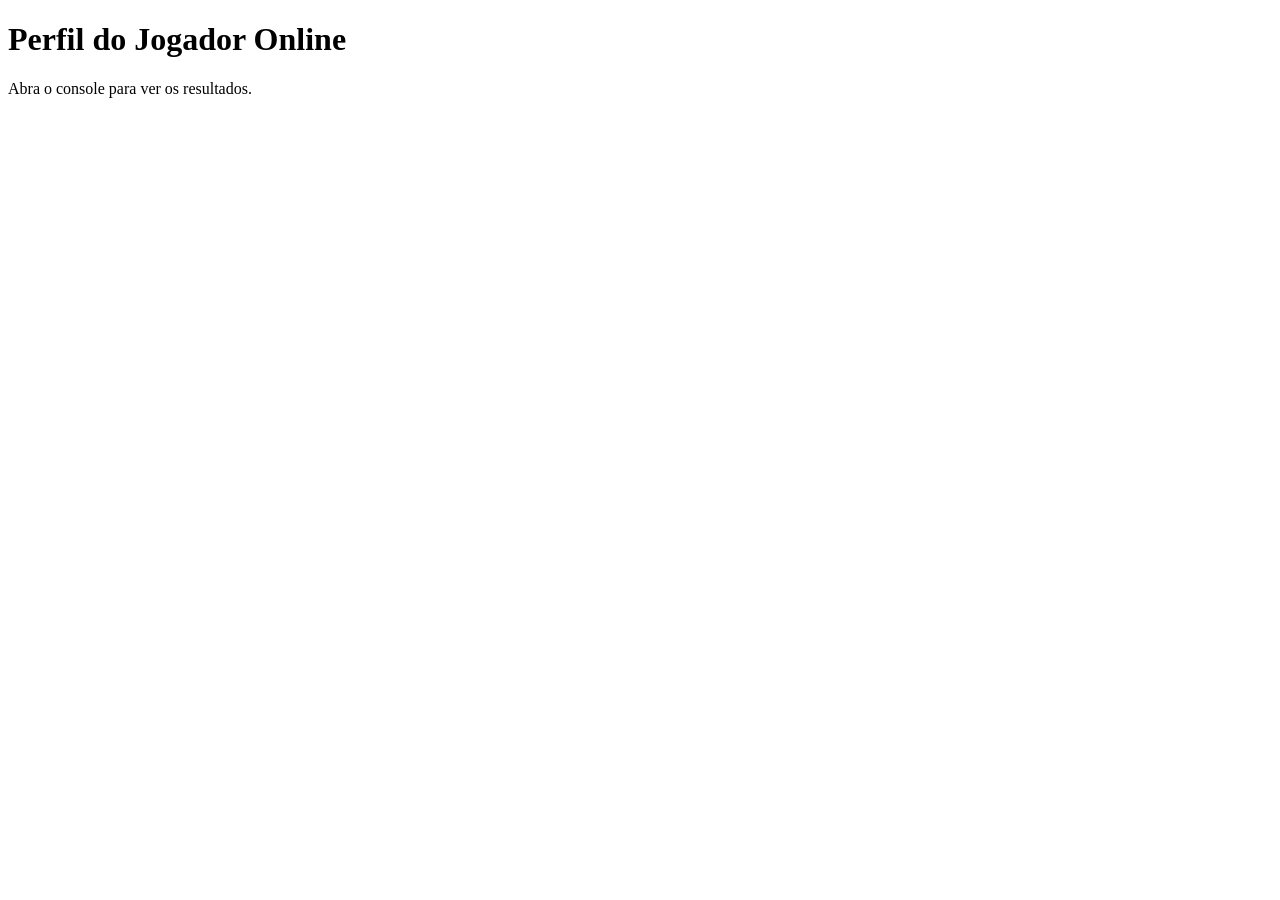
<file: aula02/atividade01/index.html>
<!DOCTYPE html>
<html lang="pt-BR">
<head>
<meta charset="UTF-8">
<title>Perfil do Jogador</title>
</head>
<body>
<h1>Perfil do Jogador Online</h1>
<p>Abra o console para ver os resultados.</p>

<script src="script.js"></script>
</body>
</html>
</file>
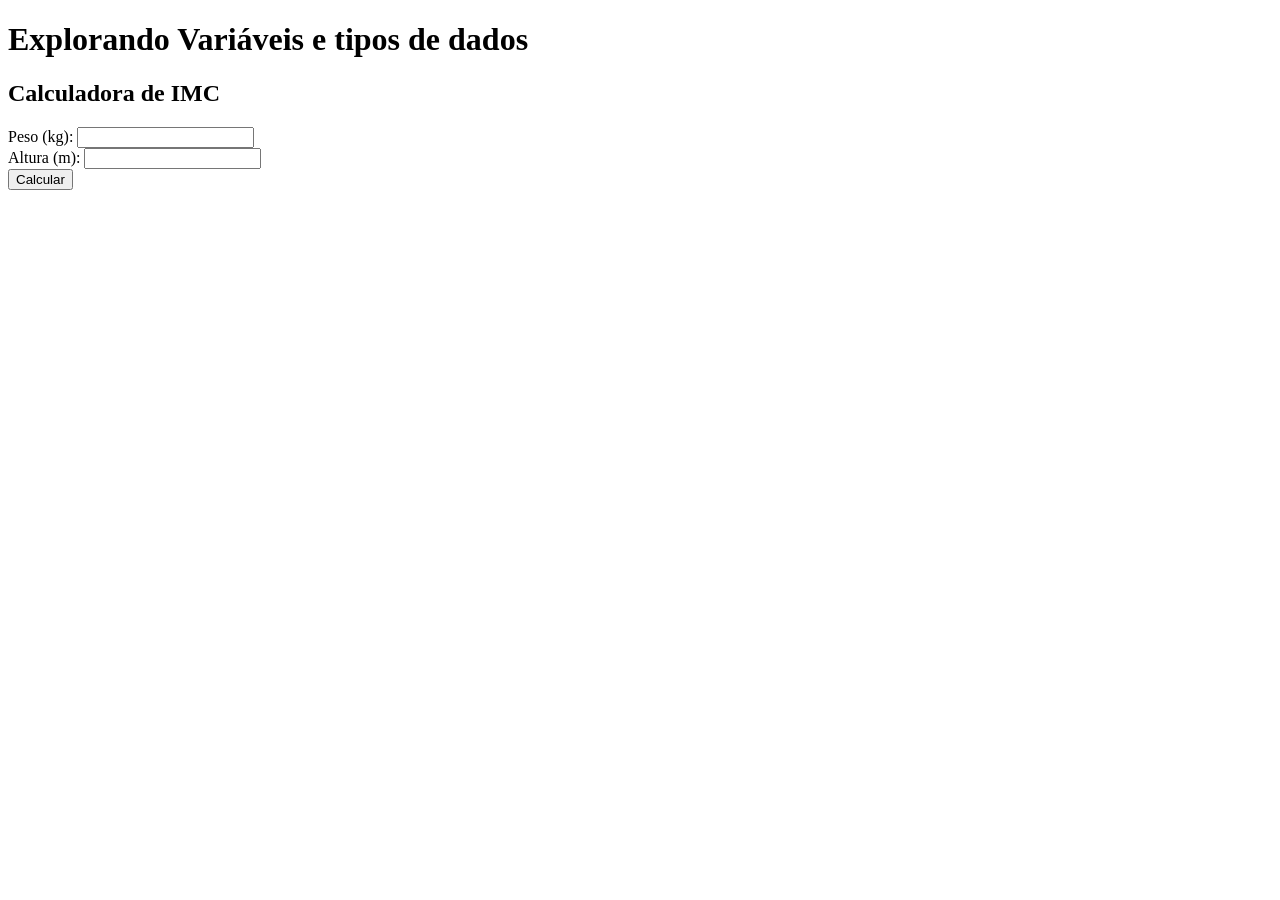
<file: aula02/exemplo01/index.html>
<!DOCTYPE html>
<html lang="en">
<head>
    <meta charset="UTF-8">
    <meta name="viewport" content="width=device-width, initial-scale=1.0">
    <title>Aula 02 - Variáveis e tipos de dados</title>
</head>
<body>
    <h1>Explorando Variáveis e tipos de dados</h1>
    <h2>Calculadora de IMC</h2>

    <p>
        Peso (kg): <input type="number" id="peso"><br>
        Altura (m): <input type="number" id="altura"><br>
        <button onclick="calcularIMC()">Calcular</button>
    </p>
    <p id="resultado"></p>
    <script src="script.js"></script>
</body>
</html>
</file>
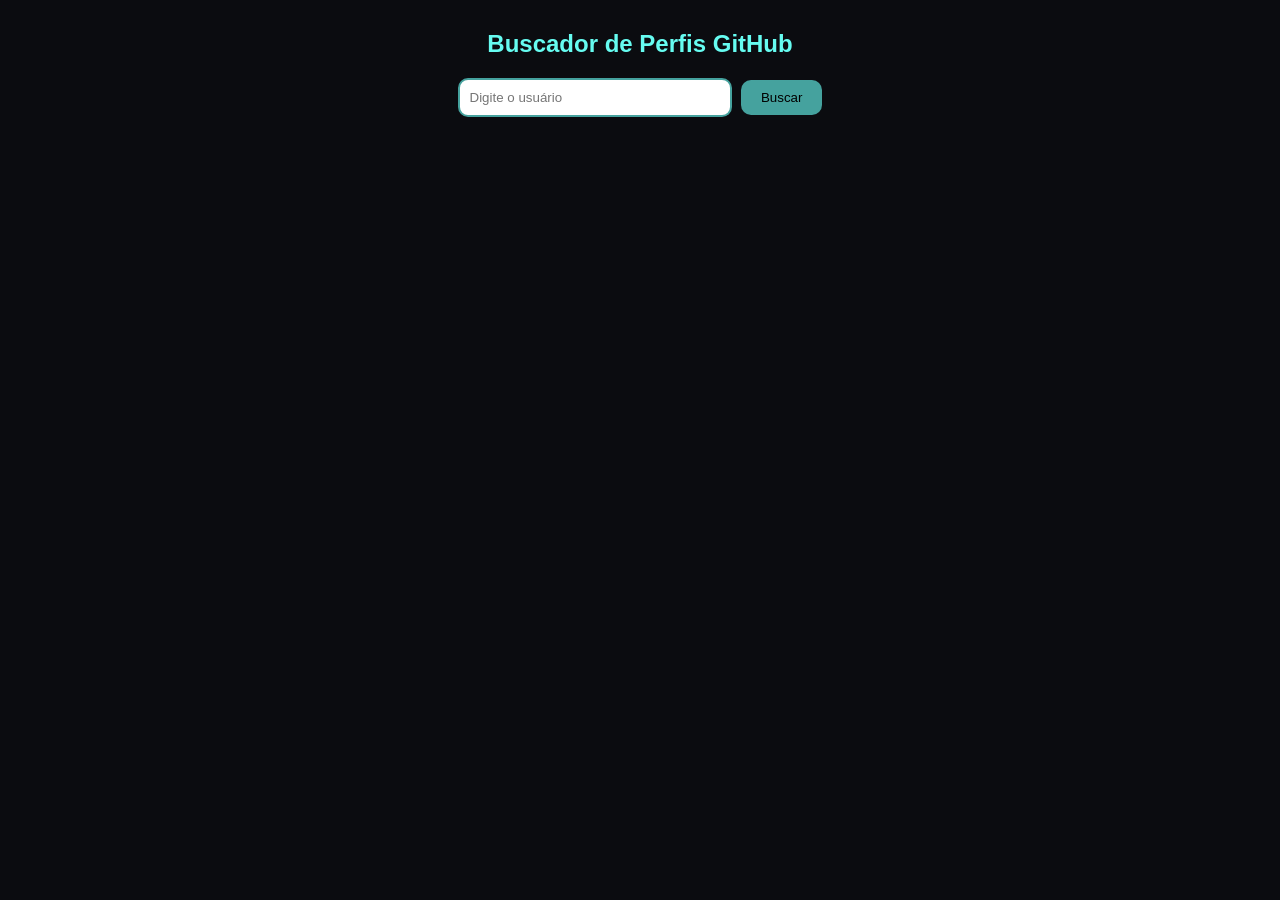
<file: modulo1-web/aula-01-introducao-api/index.html>
<!DOCTYPE html>
<html lang="pt-BR">
<head>
<meta charset="UTF-8">
<title>Buscador de Perfis GitHub</title>
<link rel="stylesheet" href="style.css">
</head>
<body>
<h2>Buscador de Perfis GitHub</h2>
<input type="text" id="usuario" placeholder="Digite o usuário">
<button id="buscar">Buscar</button>
<div id="perfil"></div>
<script src="script.js"></script>
</body>
</html>
</file>
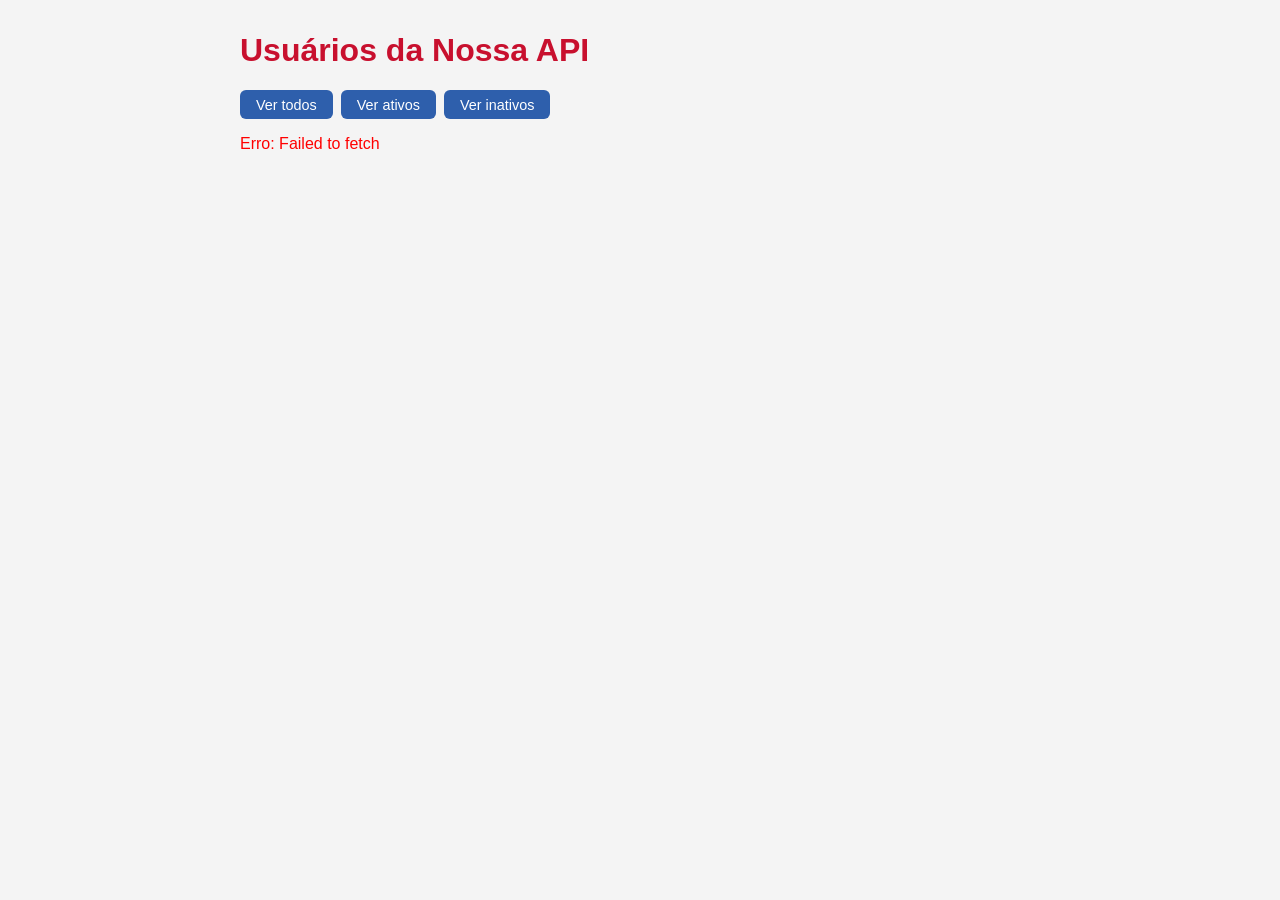
<file: modulo2-python-web/aula01/index.html>
<!DOCTYPE html>
<html lang="pt-BR">
<head>
    <meta charset="UTF-8">
    <title>Testando nossa API</title>
    <style>
        body { font-family: 'Segoe UI', sans-serif; max-width: 800px;
               margin: 2rem auto; padding: 0 1rem; background: #f4f4f4; }
        h1 { color: #C8102E; }
        .card { background: white; border-radius: 8px; padding: 1rem;
                margin: 0.5rem 0; box-shadow: 0 2px 6px rgba(0,0,0,0.08); }
        .nome { font-weight: bold; color: #2E5FAC; }
        .status { font-size: 0.8rem; padding: 2px 8px; border-radius: 10px; }
        .ativo   { background: #d4edda; color: #155724; }
        .inativo { background: #f8d7da; color: #721c24; }
        #loading { color: #666; padding: 2rem; text-align: center; }
        .botoes { display:flex; gap:0.5rem; margin-bottom:1rem; }
.botoes button { padding:0.4rem 1rem; background:#2E5FAC; color:white;
                  border:none; border-radius:6px; cursor:pointer; font-size:0.9rem; }
.botoes button:hover { opacity:0.85; }

    </style>
</head>
<body>
    <h1>Usuários da Nossa API</h1>
    <div class="botoes">
    <button id="btn-todos">Ver todos</button>
    <button id="btn-ativos">Ver ativos</button>
    <button id="btn-inativos">Ver inativos</button>
</div>

    <div id="lista"><p id="loading">Carregando...</p></div>
    <script>
        const lista = document.querySelector('#lista');

const renderizar = (usuarios) => {
    lista.innerHTML = usuarios.map(u => `
        <div class="card">
            <span class="nome">${u.nome}</span>
            <span class="status ${u.ativo ? 'ativo' : 'inativo'}">
                ${u.ativo ? 'Ativo' : 'Inativo'}
            </span>
            <p>${u.cargo}</p>
        </div>
    `).join('');
};

const buscar = async (rota) => {
    lista.innerHTML = '<p id="loading">Carregando...</p>';
    try {
        const res  = await fetch(`http://localhost:8000${rota}`);
        const data = await res.json();
        renderizar(data);
    } catch (e) {
        lista.innerHTML = `<p style="color:red">Erro: ${e.message}</p>`;
    }
};

document.querySelector('#btn-todos').addEventListener('click',    () => buscar('/usuarios'));
document.querySelector('#btn-ativos').addEventListener('click',   () => buscar('/usuarios/ativos'));
document.querySelector('#btn-inativos').addEventListener('click', () => buscar('/usuarios/inativos'));

buscar('/usuarios');

    </script>
</body>
</html>
</file>
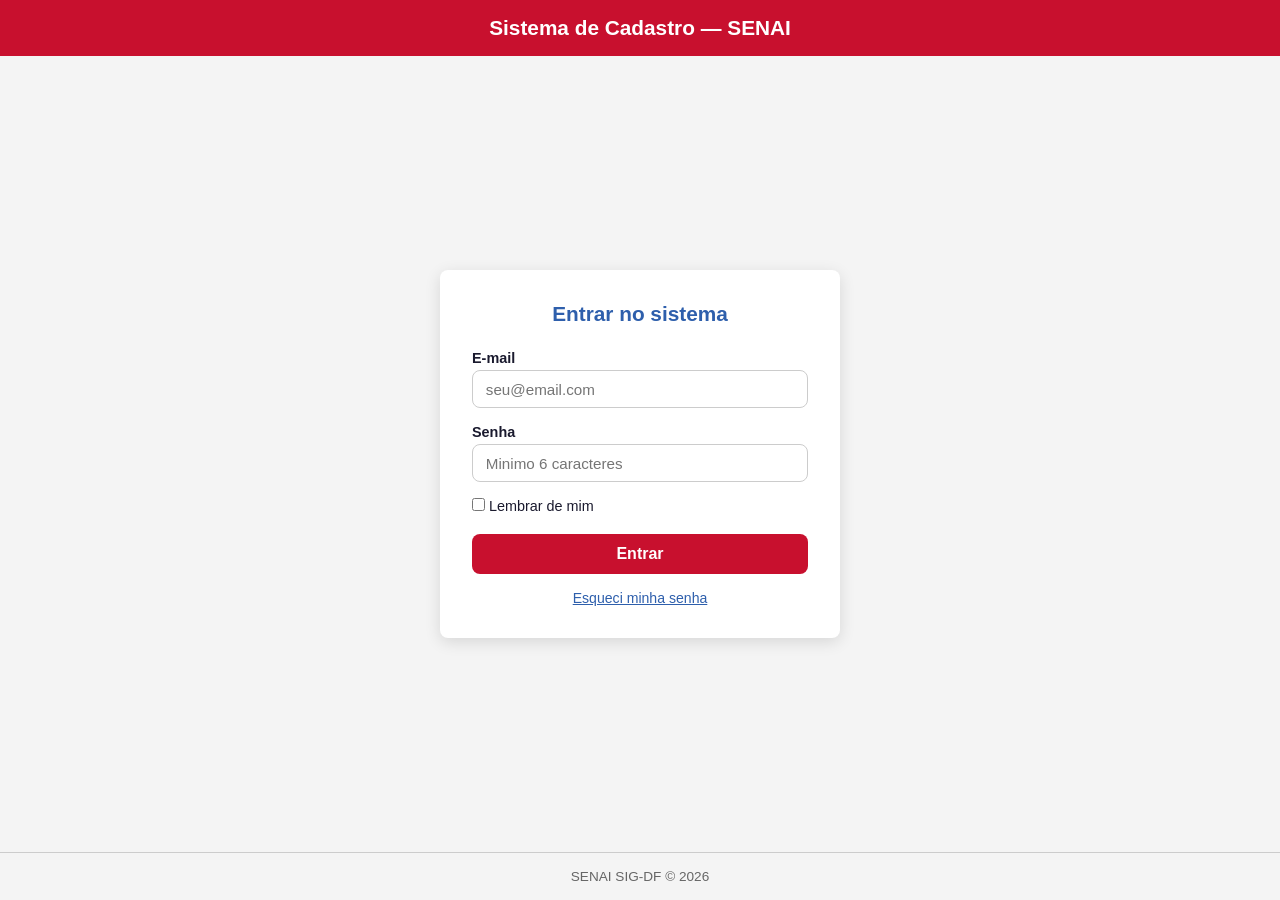
<file: modulo1-web/aula01/atividade/index.html>
<!DOCTYPE html>
<html lang="pt-BR">
<head>
    <meta charset="UTF-8">
    <meta name="viewport" content="width=device-width, initial-scale=1.0">
    <title>Login — Sistema de Cadastro</title>
    <link rel="stylesheet" href="style.css">
</head>
<body>
    <!-- Cabecalho do sistema -->
    <header>
        <h1>Sistema de Cadastro — SENAI</h1>
    </header>
    <!-- Conteudo principal centralizado -->
    <main>
        <section class="caixa-login">
            <h2>Entrar no sistema</h2>
            <form id="form-login" action="#" method="post" novalidate>
                <!-- Campo de e-mail -->
                <div class="campo">
                    <label for="email">E-mail</label>
                    <input
                        type="email"
                        id="email"
                        name="email"
                        placeholder="seu@email.com"
                        required
                        autocomplete="email"
                    >
                </div>
                <!-- Campo de senha -->
                <div class="campo">
                    <label for="senha">Senha</label>
                    <input
                        type="password"
                        id="senha"
                        name="senha"
                        placeholder="Minimo 6 caracteres"
                        required
                        minlength="6"
                        autocomplete="current-password"
                    >
                </div>
                <!-- Lembrar de mim -->
                <div class="campo-inline">
                    <label>
                        <input type="checkbox" name="lembrar" id="lembrar">
                        Lembrar de mim
                    </label>
                </div>
                <!-- Botao de submit -->
                <button type="submit" class="btn-entrar">Entrar</button>
                <!-- Link de recuperacao -->
                <a href="recuperar.html" class="link-recuperar">
                    Esqueci minha senha
                </a>
            </form>
        </section>
    </main>
    <!-- Rodape -->
    <footer>
        <p>SENAI SIG-DF &copy; 2026</p>
    </footer>
</body>
</html>
</file>
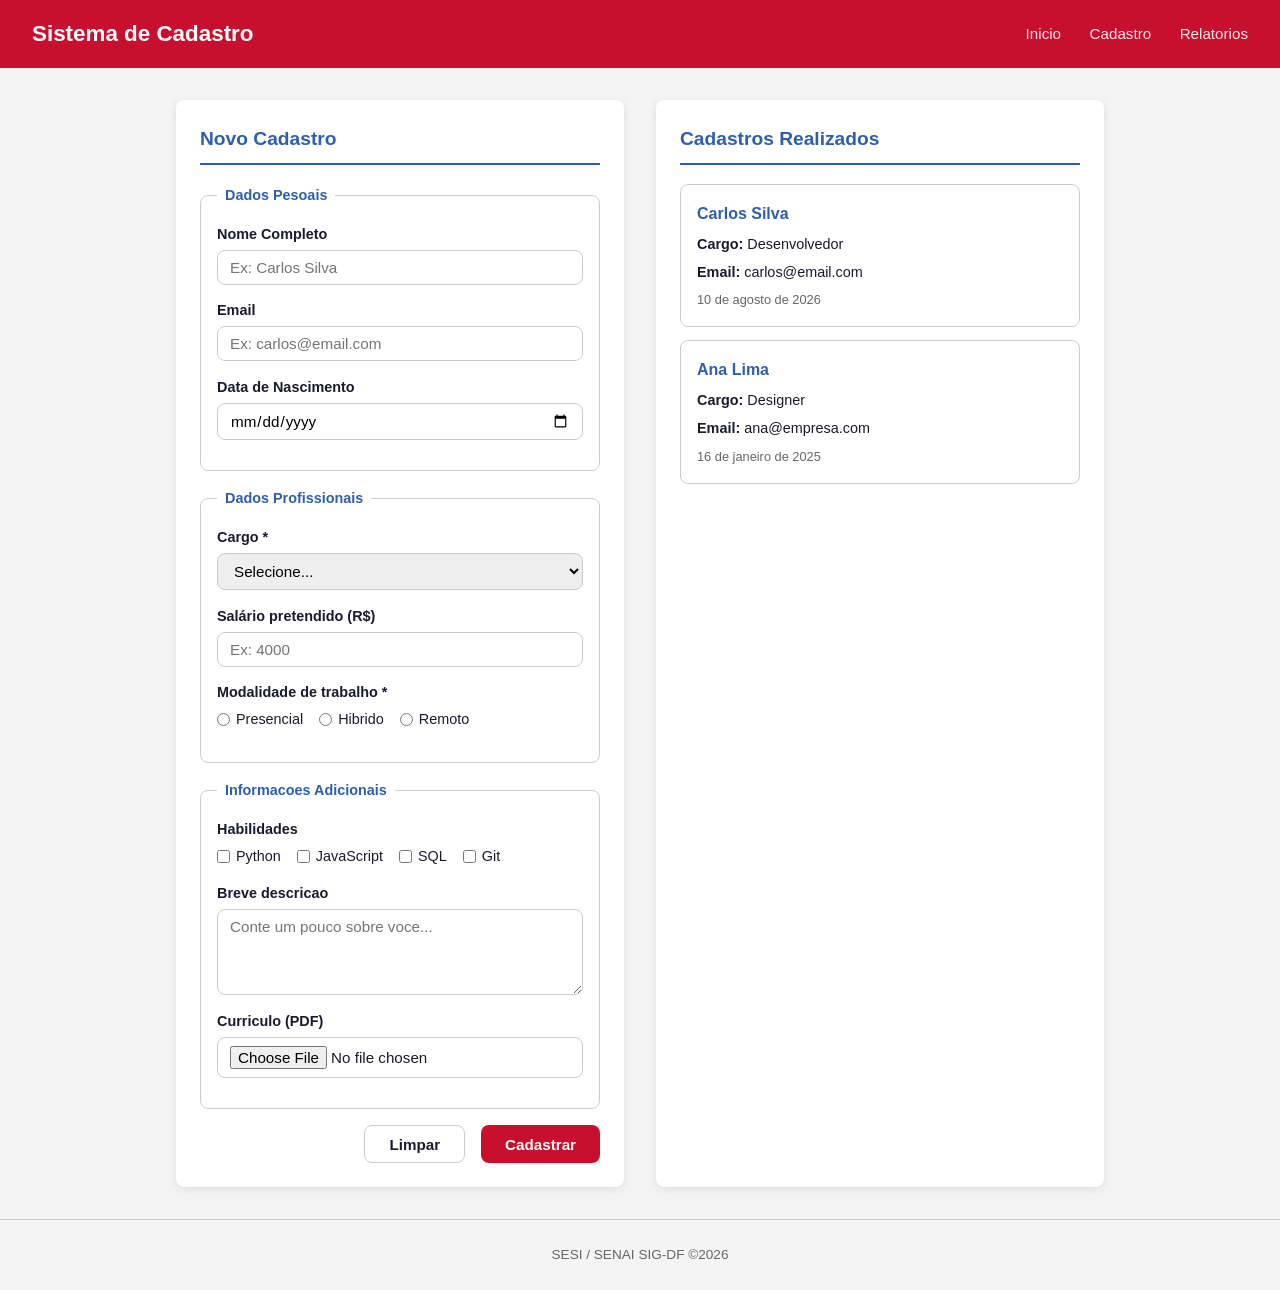
<file: modulo1-web/aula01/exemplo/index.html>
<!DOCTYPE html>
<html lang="pt-br">
<head>
    <meta charset="UTF-8">
    <meta name="viewport" content="width=device-width, initial-scale=1.0">
    <title>Sistema de Cadastro</title>
    <link rel="stylesheet" href="style.css">
</head>
<body>
    <header>
        <h1>Sistema de Cadastro</h1>
        <nav>
            <a href="#">Inicio</a>
            <a href="#">Cadastro</a>
            <a href="#">Relatorios</a>
        </nav>    
    </header>
    <main>
       <section id="cadastro">
            <h2>Novo Cadastro</h2>
            <form id="form-cadastro" action="#" method="post" novalidate>
                <fieldset>
                    <legend>Dados Pesoais</legend>
                    <div class="campo">
                        <label for="nome">Nome Completo</label>
                        <input type="text" id="nome" name="nome"
                        placeholder="Ex: Carlos Silva" 
                        required minlength="3" maxlength="100">
                    </div>
                    <div class="campo">
                        <label for="email">Email</label>
                        <input type="email" id="email" name="email"
                        placeholder="Ex: carlos@email.com" required>
                    </div>
                    <div class="campo">
                        <label for="nascimento">Data de Nascimento</label>
                        <input type="date" id="nascimento" name="nascimento"
                        max="2010-12-31">
                    </div>
                </fieldset>
                <fieldset>
                    <legend>Dados Profissionais</legend>
                    <div class="campo">
                        <label for="cargo">Cargo *</label>
                        <select name="cargo" id="cargo" required>
                            <option value="" selected disabled>Selecione...</option>
                            <option value="dev">Desenvolvedor</option>
                            <option value="design">Designer</option>
                            <option value="qa">QA</option>
                            <option value="pm">Product Manager</option>
                    </select>
                    </div>
                    <div class="campo">
                        <label for="salario">Salário pretendido (R$)</label>
                        <input type="number" id="salario" name="salario"
                        min="1500" step="100" placeholder="Ex: 4000">
                    </div>
                    <div class="campo">
                <label>Modalidade de trabalho *</label>
                <div class="opcoes">
                    <label><input type="radio" name="modalidade" value="presencial" required> Presencial</label>
                    <label><input type="radio" name="modalidade" value="hibrido"> Hibrido</label>
                    <label><input type="radio" name="modalidade" value="remoto"> Remoto</label>
                </div>
            </div>
        </fieldset>
        <fieldset>
            <legend>Informacoes Adicionais</legend>
            <div class="campo">
                <label>Habilidades</label>
                <div class="opcoes">
                    <label><input type="checkbox" name="skills" value="python"> Python</label>
                    <label><input type="checkbox" name="skills" value="js"> JavaScript</label>
                    <label><input type="checkbox" name="skills" value="sql"> SQL</label>
                    <label><input type="checkbox" name="skills" value="git"> Git</label>
                </div>
            </div>
            <div class="campo">
                <label for="bio">Breve descricao</label>
                <textarea
                    id="bio"
                    name="bio"
                    rows="4"
                    maxlength="300"
                    placeholder="Conte um pouco sobre voce..."
                ></textarea>
            </div>
            <div class="campo">
                <label for="curriculo">Curriculo (PDF)</label>
                <input type="file" id="curriculo" name="curriculo" accept=".pdf">
                </div>
        </fieldset>
        <div class="acoes">
            <button type="reset" class="btn-secundario">Limpar</button>
            <button type="submit" class="btn-primario">Cadastrar</button>
        </div>
    </form>
</section>
                </fieldset>
            </form>
       </section> 
       <section id="lista">
            <h2>Cadastros Realizados</h2>
            <article class="card-cadastro">
                <h3>Carlos Silva</h3>
                <p><strong>Cargo:</strong> Desenvolvedor</p>
                <p><strong>Email:</strong> carlos@email.com</p>
                <time datetime="2026-08-10">10 de agosto de 2026</time>
            </article>
            <article class="card-cadastro">
        <h3>Ana Lima</h3>
        <p><strong>Cargo:</strong> Designer</p>
        <p><strong>Email:</strong> ana@empresa.com</p>
        <time datetime="2025-01-16">16 de janeiro de 2025</time>
    </article>

       </section>  
    </main>
    <footer>
        <p>SESI / SENAI SIG-DF &copy;2026</p>
    </footer>
</body>
</html>
</file>
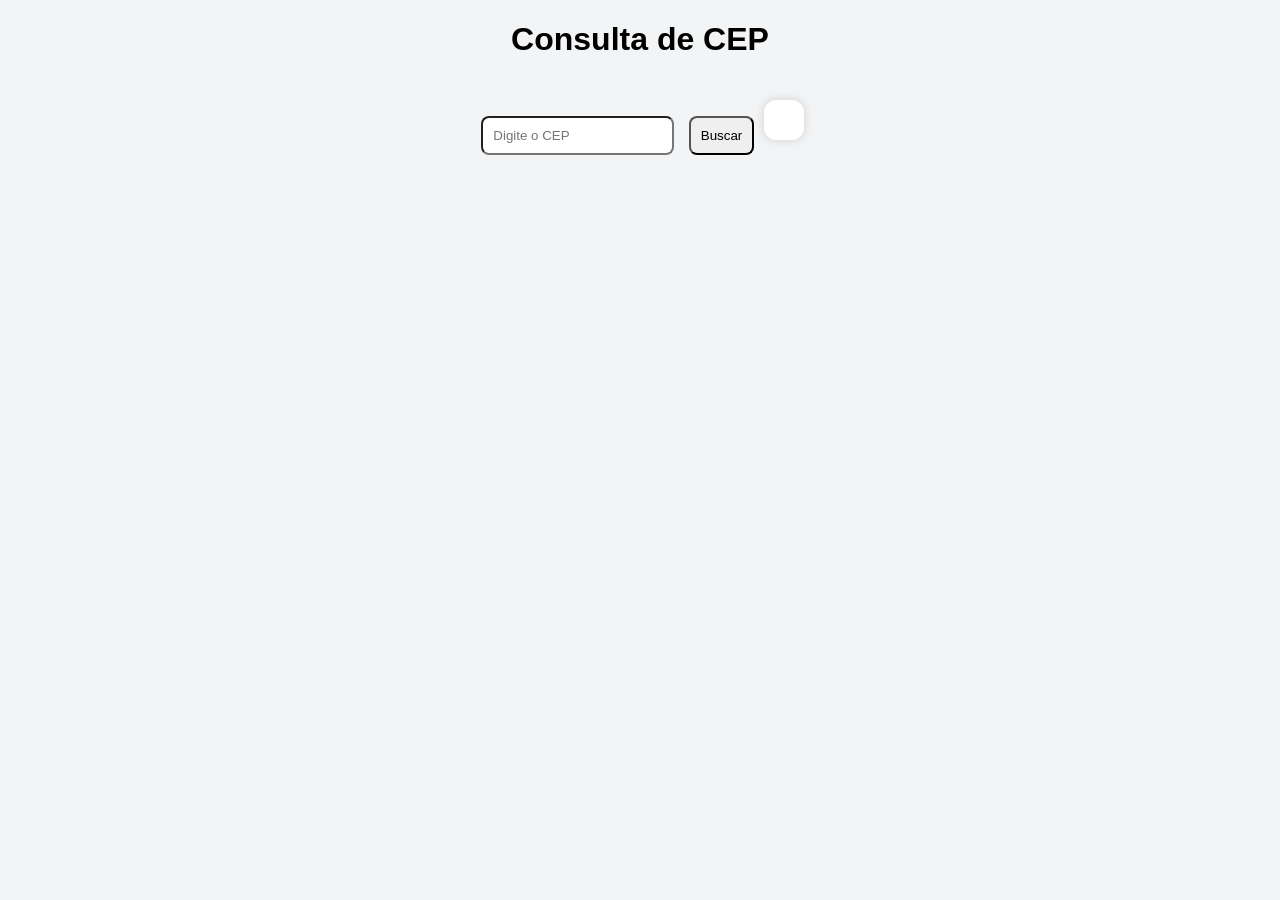
<file: modulo1-web/aula02/Atividade-CEP/index.html>
<!DOCTYPE html>
<html lang="pt-BR">
<head>
<meta charset="UTF-8">
<title>Consulta de CEP</title>
<style>
body { font-family: Arial; text-align: center; background: #f3f4f6; }
input, button { padding: 10px; margin: 5px; border-radius: 8px; }

#resultado { margin-top: 20px; background: white; display: inline-block; padding: 20px; border-radius:12px; box-shadow: 0 0 10px #ccc; }
</style>
</head>
<body>
<h1>Consulta de CEP</h1>
<input type="text" id="cep" placeholder="Digite o CEP">
<button id="buscar">Buscar</button>
<div id="resultado"></div>
<script src="script.js"></script>
</body>
</html>
</file>
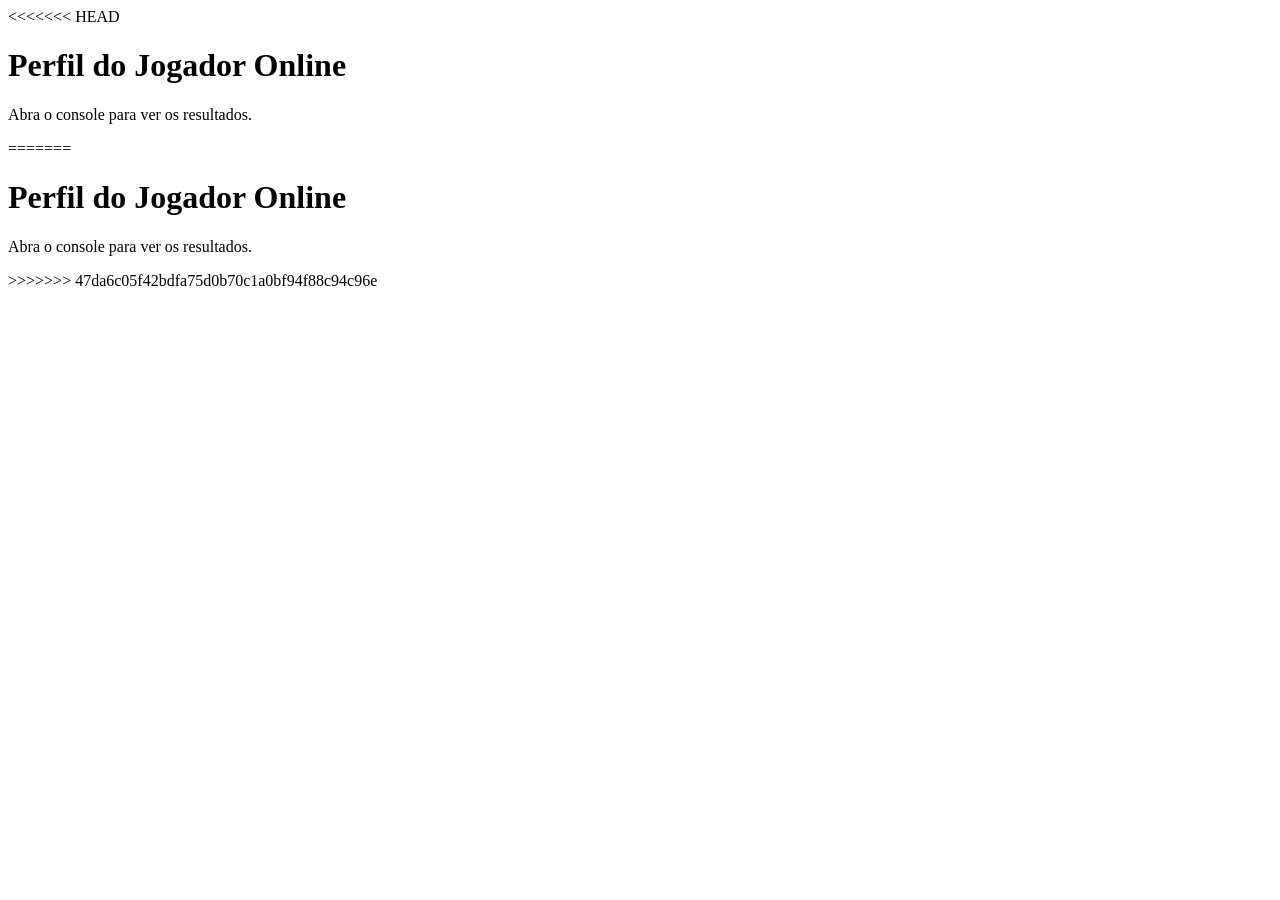
<file: modulo1-web/aula02/atividade01/index.html>
<<<<<<< HEAD
<!DOCTYPE html> 
<html lang="pt-BR"> 
<head> 
    <meta charset="UTF-8"> 
    <title>Perfil do Jogador</title> 
</head> 
<body> 
    <h1>Perfil do Jogador Online</h1> 
    <p>Abra o console para ver os resultados.</p> 
 
    <!-- Importando o JavaScript --> 
    <script src="script.js"></script> 
</body> 
</html> 
=======
<!DOCTYPE html>
<html lang="pt-BR">
<head>
<meta charset="UTF-8">
<title>Perfil do Jogador</title>
</head>
<body>
<h1>Perfil do Jogador Online</h1>
<p>Abra o console para ver os resultados.</p>

<script src="script.js"></script>
</body>
</html>
>>>>>>> 47da6c05f42bdfa75d0b70c1a0bf94f88c94c96e
</file>
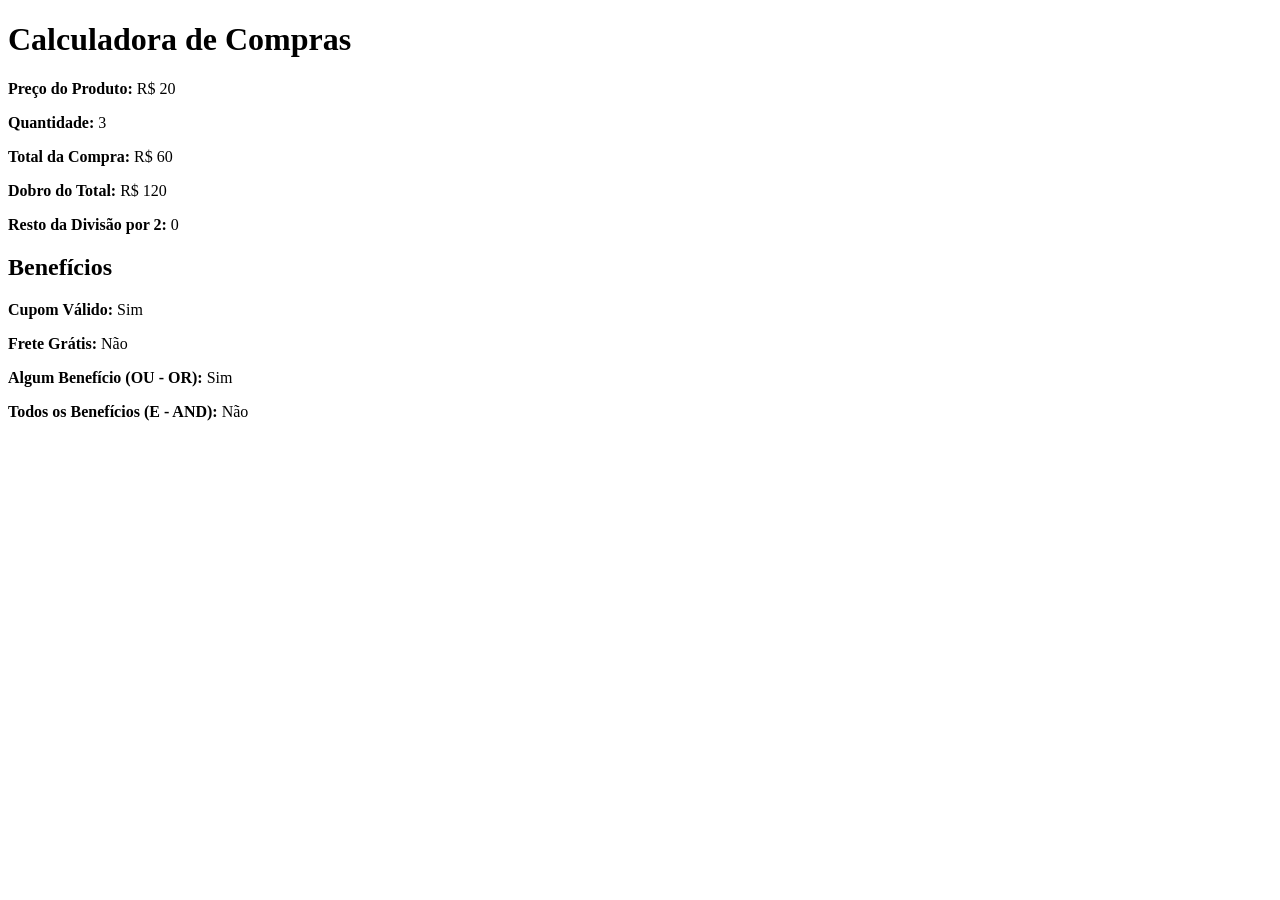
<file: modulo1-web/aula02/atividade02/index.html>
<!DOCTYPE html> 
<html lang="pt-BR"> 
<head> 
    <meta charset="UTF-8"> 
    <title>Calculadora de Preços</title> 
</head> 
<body> 
    <h1>Calculadora de Compras</h1> 
 
    <p><strong>Preço do Produto:</strong> <span id="preco"></span></p> 
    <p><strong>Quantidade:</strong> <span id="quantidade"></span></p> 
    <p><strong>Total da Compra:</strong> <span id="total"></span></p> 
    <p><strong>Dobro do Total:</strong> <span id="dobro"></span></p> 
    <p><strong>Resto da Divisão por 2:</strong> <span id="resto"></span></p> 
 
    <h2>Benefícios</h2> 
    <p><strong>Cupom Válido:</strong> <span id="cupom"></span></p> 
    <p><strong>Frete Grátis:</strong> <span id="frete"></span></p> 
    <p><strong>Algum Benefício (OU - OR):</strong> <span id="algum"></span></p> 
    <p><strong>Todos os Benefícios (E - AND):</strong> <span id="todos"></span></p> 
 
    <script src="script.js"></script> 
</body> 
</html>
</file>
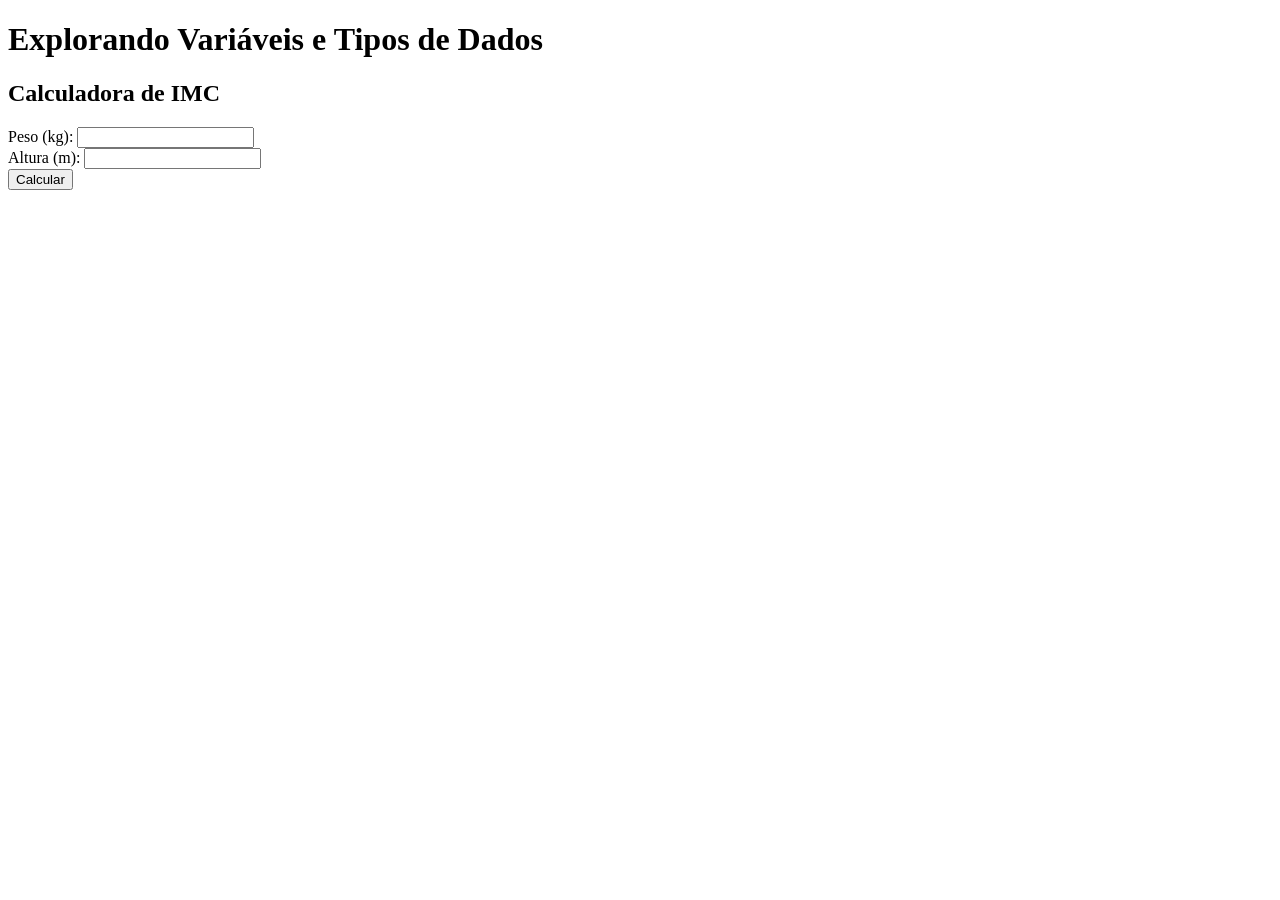
<file: modulo1-web/aula02/exemplo/index.html>
<!DOCTYPE html>
<html lang="pt-BR">
<head>
    <meta charset="UTF-8">
    <meta name="viewport" content="width=device-width, initial-scale=1.0">
    <title>Aula 02 - Variáveis e Tipos de Dados</title>
</head>
<body>
    <h1>Explorando Variáveis e Tipos de Dados</h1>
    <h2>Calculadora de IMC</h2>
    <p>
        Peso (kg): <input type="number" id="peso"><br>
        Altura (m): <input type="number" id="altura"><br>
        <button onclick="calcularIMC()">Calcular</button>
    </p>
    <p id="resultado"></p>
    <script src="script.js"></script>
</body>
</html>
</file>
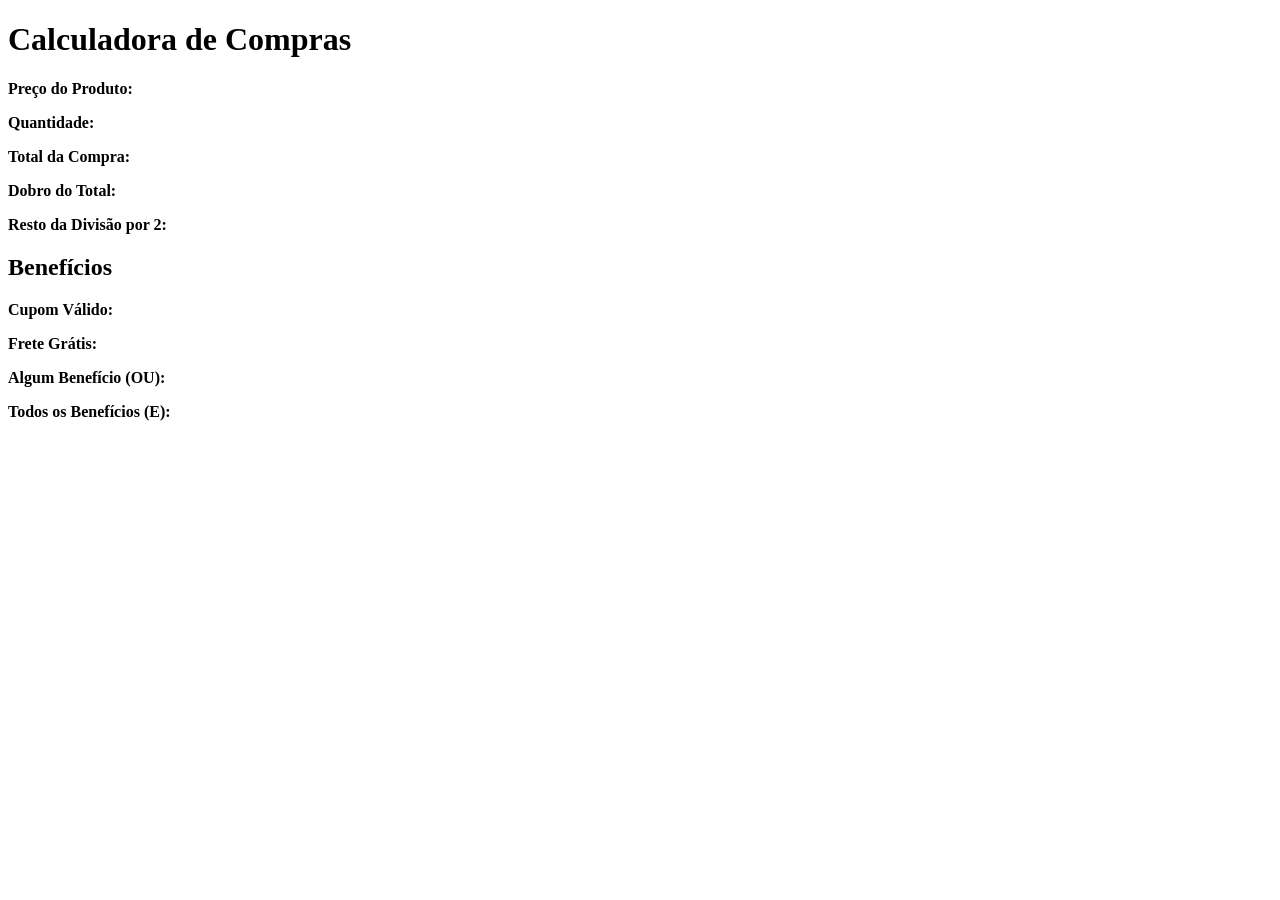
<file: modulo1-web/aula02/exercícios/index.html>
<!DOCTYPE html>
<html lang="pt-BR">
<head>
<meta charset="UTF-8">
<title>Calculadora de Preços</title>
</head>
<body>
<h1>Calculadora de Compras</h1>
<p><strong>Preço do Produto:</strong> <span id="preco"></span></p>
<p><strong>Quantidade:</strong> <span id="quantidade"></span></p>
<p><strong>Total da Compra:</strong> <span id="total"></span></p>
<p><strong>Dobro do Total:</strong> <span id="dobro"></span></p>
<p><strong>Resto da Divisão por 2:</strong> <span id="resto"></span></p>
<h2>Benefícios</h2>
<p><strong>Cupom Válido:</strong> <span id="cupom"></span></p>
<p><strong>Frete Grátis:</strong> <span id="frete"></span></p>
<p><strong>Algum Benefício (OU):</strong> <span id="algum"></span></p>
<p><strong>Todos os Benefícios (E):</strong> <span id="todos"></span></p>
<script src="script.js"></script>
</body>
</html>
</file>
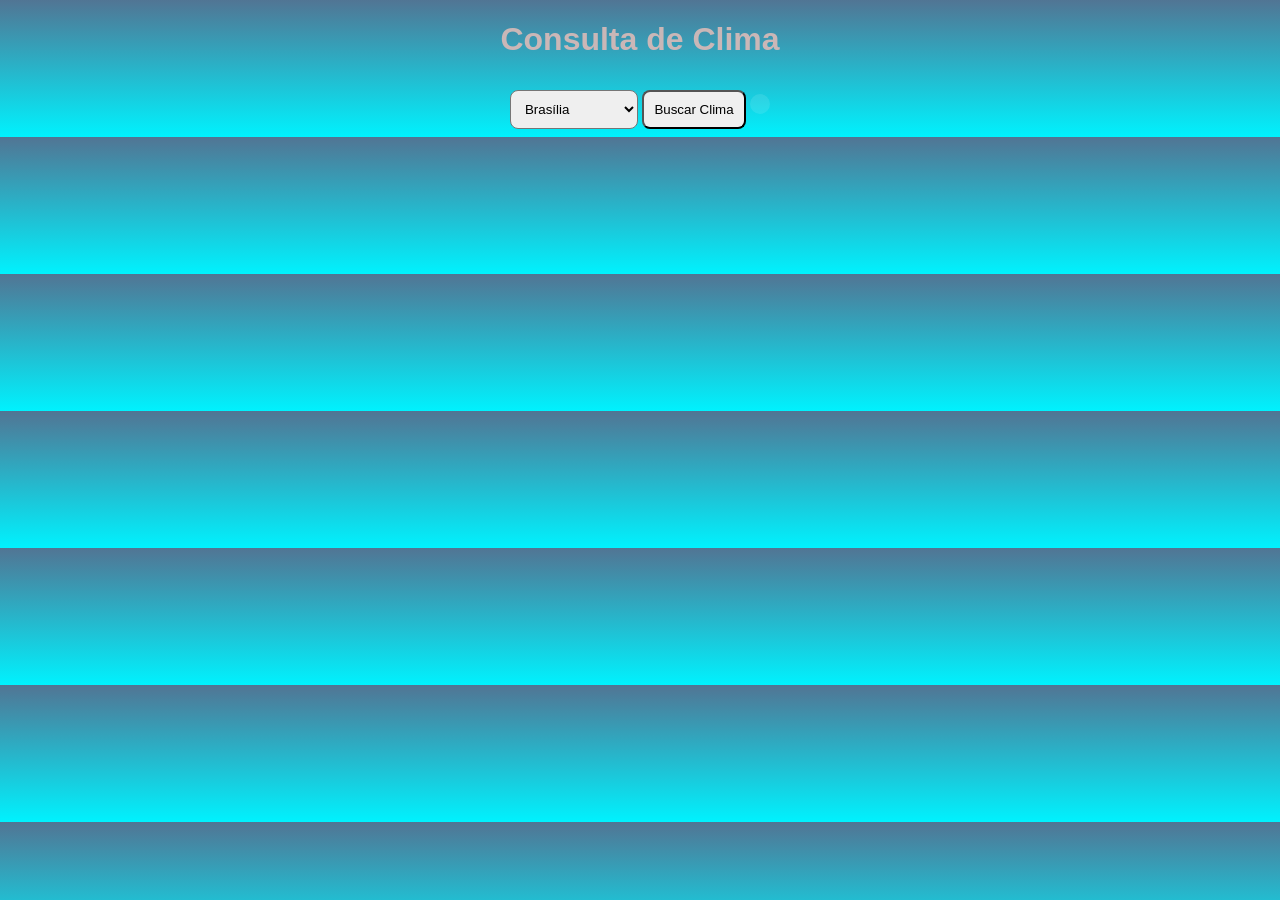
<file: modulo1-web/aula02/Temperatura Atual/index.html>
<!DOCTYPE html>
<html lang="pt-BR">
<head>
<meta charset="UTF-8">
<title>Consulta de Clima</title>
<style>
body {
text-align: center;
font-family: Arial;
background: linear-gradient(180deg, #517594, #00f2fe);
color: rgb(202, 183, 183);
}
select,
button {
padding: 10px;
border-radius: 8px;
margin-top: 10px;
}
#resultado {
margin-top: 10px;
background: rgba(255, 255, 255, 0.1);
padding: 10px;
border-radius: 12px;
display: inline-block;
}
img {
width: 40px;
}
</style>
</head>
<body>
<h1>Consulta de Clima</h1>
<select id="cidade">
<option value="-15.78,-47.93">Brasília</option>
<option value="-23.55,-46.63">São Paulo</option>
<option value="-22.90,-43.20">Rio de Janeiro</option>
</select>
<button id="buscar">Buscar Clima</button>
<div id="resultado"></div>
<script src="script.js"></script>
</body>
</html>
</file>
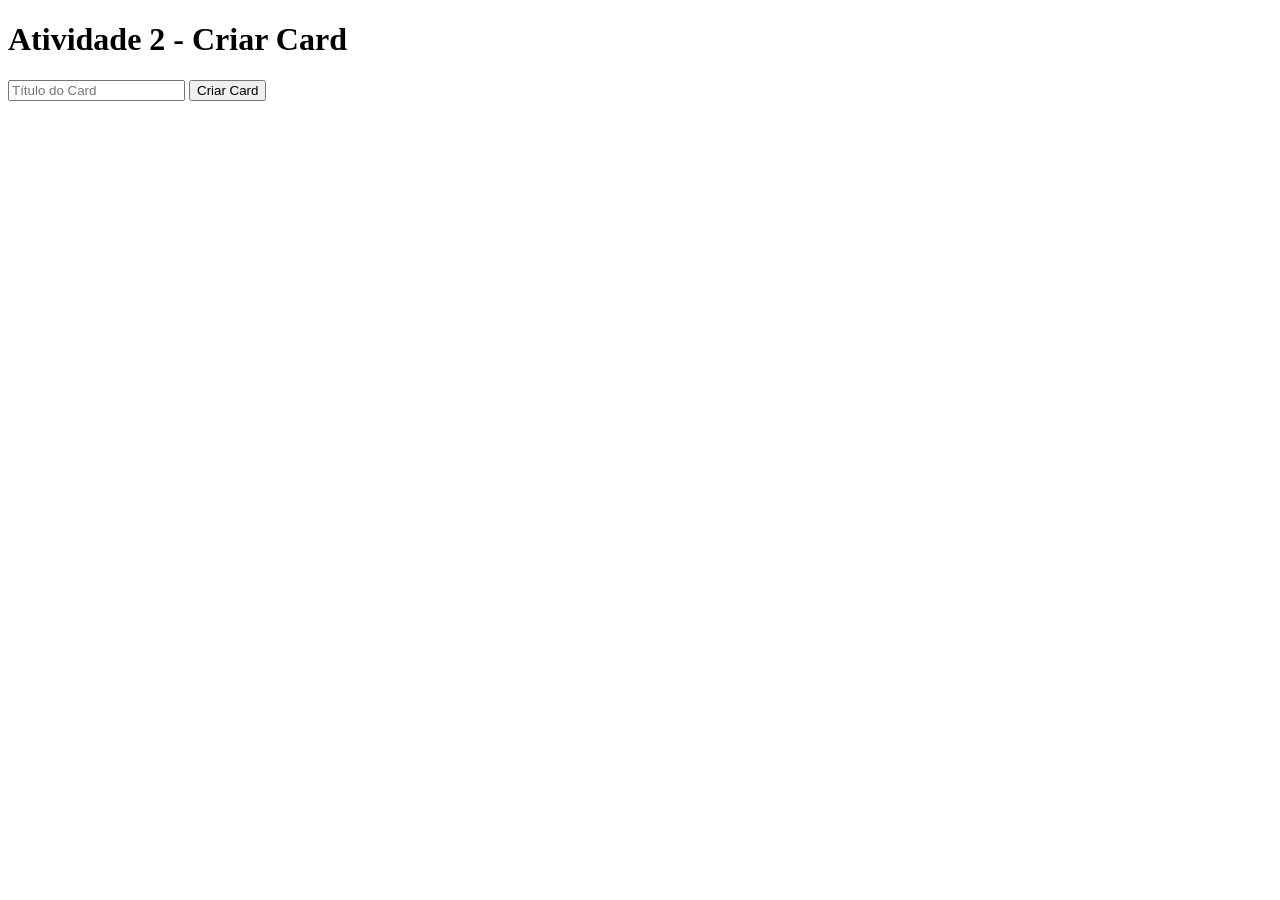
<file: modulo1-web/aula03/atividade/index.html>
<!DOCTYPE html> 
<html lang="pt-BR"> 
<head> 
  <meta charset="UTF-8"> 
  <meta name="viewport" content="width=device-width, initial
scale=1.0"> 
  <title>Atividade 2 - Card Dinâmico</title> 
</head> 
<body> 
  <h1>Atividade 2 - Criar Card</h1> 
  <div id="cardsContainer"></div> 
  <input type="text" id="tituloCard" placeholder="Título do Card"> 
  <button id="criarCard">Criar Card</button> 
 
  <!-- ADICIONE O SCRIPT AQUI -->
  <script src="script.js"></script>
</body> 
</html>
</file>
<file: modulo1-web/aula-01-introducao-api/style.css>
body {
font-family:'Poppins',sans-serif;
background:#0b0c10;
color:white;
text-align:center;
}
h2 {
color:#66fcf1;
margin-top:30px;
}
input {
padding:10px;
border:2px solid #45a29e;
border-radius:10px;

outline:none;
width:250px;
}
button {
padding:10px 20px;
background:#45a29e;
border:none;
color:black;
border-radius:10px;
margin-left:5px;
cursor:pointer;
}
button:hover {
background:#66fcf1;
}
#perfil {
margin-top:40px;
}
img {
border-radius:50%;
box-shadow:0 0 10px #45a29e;
}
</file>
<file: modulo1-web/aula01/atividade/style.css>
/* === RESET E VARIAVEIS === */
* { margin: 0; padding: 0; box-sizing: border-box; }

:root {
    --cor-primaria:   #C8102E;
    --cor-secundaria: #2E5FAC;
    --cor-texto:      #1A1A2E;
    --cor-fundo:      #F4F4F4;
    --cor-borda:      #CCCCCC;
    --raio:           8px;
}

/* Layout da pagina: header, main centralizado, footer */
body {
    font-family: 'Segoe UI', sans-serif;
    background: var(--cor-fundo);
    color: var(--cor-texto);
    min-height: 100vh;
    display: flex;
    flex-direction: column;
}

header {
    background: var(--cor-primaria);
    color: white;
    padding: 1rem 2rem;
    text-align: center;
}

header h1 { font-size: 1.3rem; }

/* Main ocupa o espaco restante e centraliza o formulario */
main {
    flex: 1;
    display: flex;
    align-items: center;
    justify-content: center;
    padding: 2rem 1rem;
}

.caixa-login {
    background: white;
    border-radius: var(--raio);
    padding: 2rem;
    width: 100%;
    max-width: 400px;
    box-shadow: 0 4px 16px rgba(0,0,0,0.12);
}

.caixa-login h2 {
    font-size: 1.3rem;
    color: var(--cor-secundaria);
    margin-bottom: 1.5rem;
    text-align: center;
}

.campo { display: flex; flex-direction: column; gap: 4px; margin-bottom: 1rem; }

.campo label { font-size: 0.9rem; font-weight: 600; }

.campo input {
    padding: 0.6rem 0.8rem;
    border: 1.5px solid var(--cor-borda);
    border-radius: var(--raio);
    font-size: 0.95rem;
    transition: border-color 0.2s;
}

.campo input:focus {
    outline: none;
    border-color: var(--cor-secundaria);
    box-shadow: 0 0 0 3px rgba(46,95,172,0.15);
}

.campo-inline {
    display: flex;
    align-items: center;
    gap: 8px;
    margin-bottom: 1.2rem;
    font-size: 0.9rem;
    cursor: pointer;
}

.btn-entrar {
    width: 100%;
    padding: 0.7rem;
    background: var(--cor-primaria);
    color: white;
    border: none;
    border-radius: var(--raio);
    font-size: 1rem;
    font-weight: 600;
    cursor: pointer;
    transition: opacity 0.2s;
    margin-bottom: 1rem;
}

.btn-entrar:hover { opacity: 0.87; }

.link-recuperar {
    display: block;
    text-align: center;
    font-size: 0.88rem;
    color: var(--cor-secundaria);
}

footer {
    text-align: center;
    padding: 1rem;
    font-size: 0.85rem;
    color: #666;
    border-top: 1px solid var(--cor-borda);
}
</file>
<file: modulo1-web/aula01/exemplo/style.css>
/* === RESET E BASE === */
* {
    margin: 0;
    padding: 0;
    box-sizing: border-box;
}

:root {
    --cor-primaria:   #C8102E;
    --cor-secundaria: #2E5FAC;
    --cor-texto:      #1A1A2E;
    --cor-fundo:      #F4F4F4;
    --cor-borda:      #CCCCCC;
    --raio:           8px;
    --sombra:         0 2px 8px rgba(0,0,0,0.1);
}

body {
    font-family: 'Segoe UI', Tahoma, sans-serif;
    background: var(--cor-fundo);
    color: var(--cor-texto);
    line-height: 1.6;
}

/* === HEADER === */
header {
    background: var(--cor-primaria);
    color: white;
    padding: 1rem 2rem;
    display: flex;
    align-items: center;
    justify-content: space-between;
}

header h1 { font-size: 1.4rem; }

nav a {
    color: white;
    text-decoration: none;
    margin-left: 1.5rem;
    font-size: 0.95rem;
    opacity: 0.9;
}

nav a:hover { opacity: 1; text-decoration: underline; }

/* === MAIN === */
main {
    max-width: 960px;
    margin: 2rem auto;
    padding: 0 1rem;
    display: grid;
    grid-template-columns: 1fr 1fr;
    gap: 2rem;
}

section {
    background: white;
    border-radius: var(--raio);
    padding: 1.5rem;
    box-shadow: var(--sombra);
}

section h2 {
    font-size: 1.2rem;
    color: var(--cor-secundaria);
    margin-bottom: 1.2rem;
    padding-bottom: 0.5rem;
    border-bottom: 2px solid var(--cor-secundaria);
}

/* === FORMULÁRIO === */
fieldset {
    border: 1px solid var(--cor-borda);
    border-radius: var(--raio);
    padding: 1rem;
    margin-bottom: 1rem;
}

legend {
    font-weight: bold;
    font-size: 0.9rem;
    color: var(--cor-secundaria);
    padding: 0 0.5rem;
}

.campo {
    display: flex;
    flex-direction: column;
    gap: 4px;
    margin-bottom: 0.9rem;
}

.campo label {
    font-size: 0.9rem;
    font-weight: 600;
    color: var(--cor-texto);
}

.campo input,
.campo select,
.campo textarea {
    padding: 0.5rem 0.75rem;
    border: 1.5px solid var(--cor-borda);
    border-radius: var(--raio);
    font-size: 0.95rem;
    font-family: inherit;
    transition: border-color 0.2s;
}

.campo input:focus,
.campo select:focus,
.campo textarea:focus {
    outline: none;
    border-color: var(--cor-secundaria);
    box-shadow: 0 0 0 3px rgba(46,95,172,0.15);
}

.opcoes {
    display: flex;
    gap: 1rem;
    flex-wrap: wrap;
}

.opcoes label {
    display: flex;
    align-items: center;
    gap: 6px;
    font-weight: normal;
    cursor: pointer;
}

/* === BOTÕES === */
.acoes {
    display: flex;
    gap: 1rem;
    justify-content: flex-end;
    margin-top: 1rem;
}

.btn-primario, .btn-secundario {
    padding: 0.6rem 1.5rem;
    border: none;
    border-radius: var(--raio);
    font-size: 0.95rem;
    cursor: pointer;
    font-weight: 600;
    transition: opacity 0.2s;
}

.btn-primario {
    background: var(--cor-primaria);
    color: white;
}

.btn-secundario {
    background: white;
    border: 1.5px solid var(--cor-borda);
    color: var(--cor-texto);
}

.btn-primario:hover, .btn-secundario:hover { opacity: 0.85; }

/* === CARDS DE CADASTRO === */
.card-cadastro {
    border: 1px solid var(--cor-borda);
    border-radius: var(--raio);
    padding: 1rem;
    margin-bottom: 0.8rem;
}

.card-cadastro h3 {
    font-size: 1rem;
    color: var(--cor-secundaria);
    margin-bottom: 0.4rem;
}

.card-cadastro p { font-size: 0.9rem; margin-bottom: 0.3rem; }

.card-cadastro time {
    font-size: 0.8rem;
    color: #666;
    display: block;
    margin-top: 0.4rem;
}

/* === FOOTER === */
footer {
    text-align: center;
    padding: 1.5rem;
    color: #666;
    font-size: 0.85rem;
    border-top: 1px solid var(--cor-borda);
    margin-top: 2rem;
}
</file>
